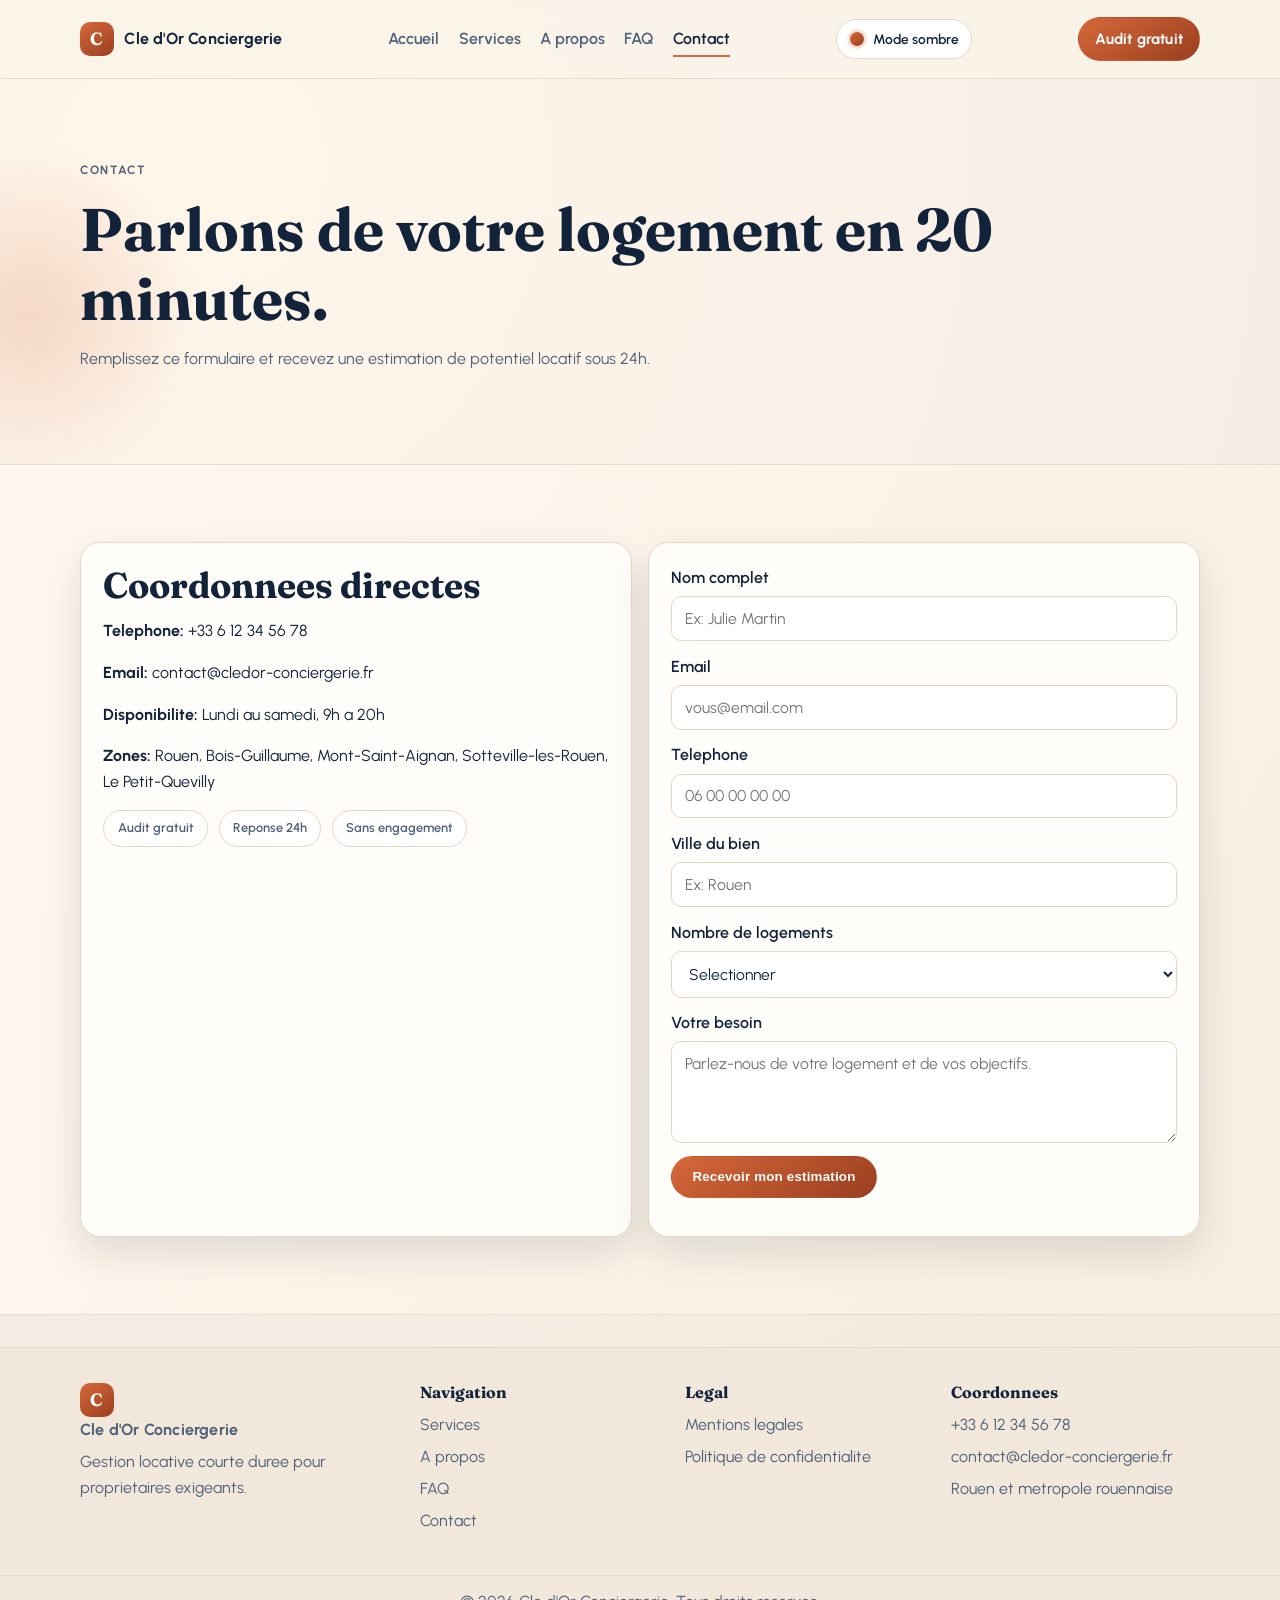
<file: contact.html>
<!DOCTYPE html>
<html lang="fr">
<head>
  <meta charset="UTF-8">
  <meta name="viewport" content="width=device-width, initial-scale=1.0">
  <title>Contact | Cle d'Or Conciergerie</title>
  <meta name="description" content="Contactez Cle d'Or Conciergerie pour un audit gratuit de votre logement et une estimation de revenu Airbnb.">
  <link rel="preconnect" href="https://fonts.googleapis.com">
  <link rel="preconnect" href="https://fonts.gstatic.com" crossorigin>
  <link rel="stylesheet" href="assets/css/main.css">
</head>
<body>
  <div class="bg-orb orb-1 parallax-layer" data-parallax-speed="0.09"></div>
  <header class="site-header">
    <div class="container nav-wrap">
      <a href="index.html" class="brand">
        <span class="brand-mark">C</span>
        Cle d'Or Conciergerie
      </a>
      <button class="nav-toggle" aria-expanded="false" aria-controls="site-nav">
        <span></span>
        <span></span>
        <span></span>
      </button>
      <nav id="site-nav" class="site-nav">
        <a href="index.html">Accueil</a>
        <a href="services.html">Services</a>
        <a href="a-propos.html">A propos</a>
        <a href="faq.html">FAQ</a>
        <a class="active" href="contact.html">Contact</a>
      </nav>
      <button class="theme-toggle" type="button" data-theme-toggle aria-label="Activer le mode sombre">
        <span class="theme-toggle-dot" aria-hidden="true"></span>
        <span data-theme-toggle-label>Mode sombre</span>
      </button>
      <a class="btn btn-sm hide-mobile" href="contact.html">Audit gratuit</a>
    </div>
  </header>

  <main>
    <section class="section-pad page-hero">
      <div class="container reveal">
        <p class="eyebrow">Contact</p>
        <h1>Parlons de votre logement en 20 minutes.</h1>
        <p>Remplissez ce formulaire et recevez une estimation de potentiel locatif sous 24h.</p>
      </div>
    </section>

    <section class="section-pad alt">
      <div class="container contact-grid">
        <article class="contact-card reveal">
          <h2>Coordonnees directes</h2>
          <p><strong>Telephone:</strong> +33 6 12 34 56 78</p>
          <p><strong>Email:</strong> contact@cledor-conciergerie.fr</p>
          <p><strong>Disponibilite:</strong> Lundi au samedi, 9h a 20h</p>
          <p><strong>Zones:</strong> Rouen, Bois-Guillaume, Mont-Saint-Aignan, Sotteville-les-Rouen, Le Petit-Quevilly</p>
          <div class="chip-row small">
            <span>Audit gratuit</span>
            <span>Reponse 24h</span>
            <span>Sans engagement</span>
          </div>
        </article>

        <article class="form-card reveal delay-1">
          <form id="contactForm" novalidate>
            <div class="field-row">
              <label for="fullName">Nom complet</label>
              <input id="fullName" name="fullName" type="text" placeholder="Ex: Julie Martin" required>
            </div>
            <div class="field-row">
              <label for="email">Email</label>
              <input id="email" name="email" type="email" placeholder="vous@email.com" required>
            </div>
            <div class="field-row">
              <label for="phone">Telephone</label>
              <input id="phone" name="phone" type="tel" placeholder="06 00 00 00 00" required>
            </div>
            <div class="field-row">
              <label for="city">Ville du bien</label>
              <input id="city" name="city" type="text" placeholder="Ex: Rouen" required>
            </div>
            <div class="field-row">
              <label for="properties">Nombre de logements</label>
              <select id="properties" name="properties" required>
                <option value="">Selectionner</option>
                <option>1 logement</option>
                <option>2 a 3 logements</option>
                <option>4 logements et plus</option>
              </select>
            </div>
            <div class="field-row">
              <label for="message">Votre besoin</label>
              <textarea id="message" name="message" rows="4" placeholder="Parlez-nous de votre logement et de vos objectifs." required></textarea>
            </div>
            <button type="submit" class="btn">Recevoir mon estimation</button>
            <p id="formStatus" class="form-status" role="status" aria-live="polite"></p>
          </form>
        </article>
      </div>
    </section>
  </main>

  <footer class="site-footer">
    <div class="container footer-grid">
      <div>
        <a href="index.html" class="brand">
          <span class="brand-mark">C</span>
          Cle d'Or Conciergerie
        </a>
        <p>Gestion locative courte duree pour proprietaires exigeants.</p>
      </div>
      <div>
        <h3>Navigation</h3>
        <a href="services.html">Services</a>
        <a href="a-propos.html">A propos</a>
        <a href="faq.html">FAQ</a>
        <a href="contact.html">Contact</a>
      </div>
      <div>
        <h3>Legal</h3>
        <a href="mentions-legales.html">Mentions legales</a>
        <a href="politique-confidentialite.html">Politique de confidentialite</a>
      </div>
      <div>
        <h3>Coordonnees</h3>
        <p>+33 6 12 34 56 78</p>
        <p>contact@cledor-conciergerie.fr</p>
        <p>Rouen et metropole rouennaise</p>
      </div>
    </div>
    <div class="footer-bottom">
      <p>&copy; <span id="year"></span> Cle d'Or Conciergerie. Tous droits reserves.</p>
    </div>
  </footer>
  <script src="assets/js/email-config.js"></script>
  <script src="assets/js/main.js"></script>
</body>
</html>
</file>
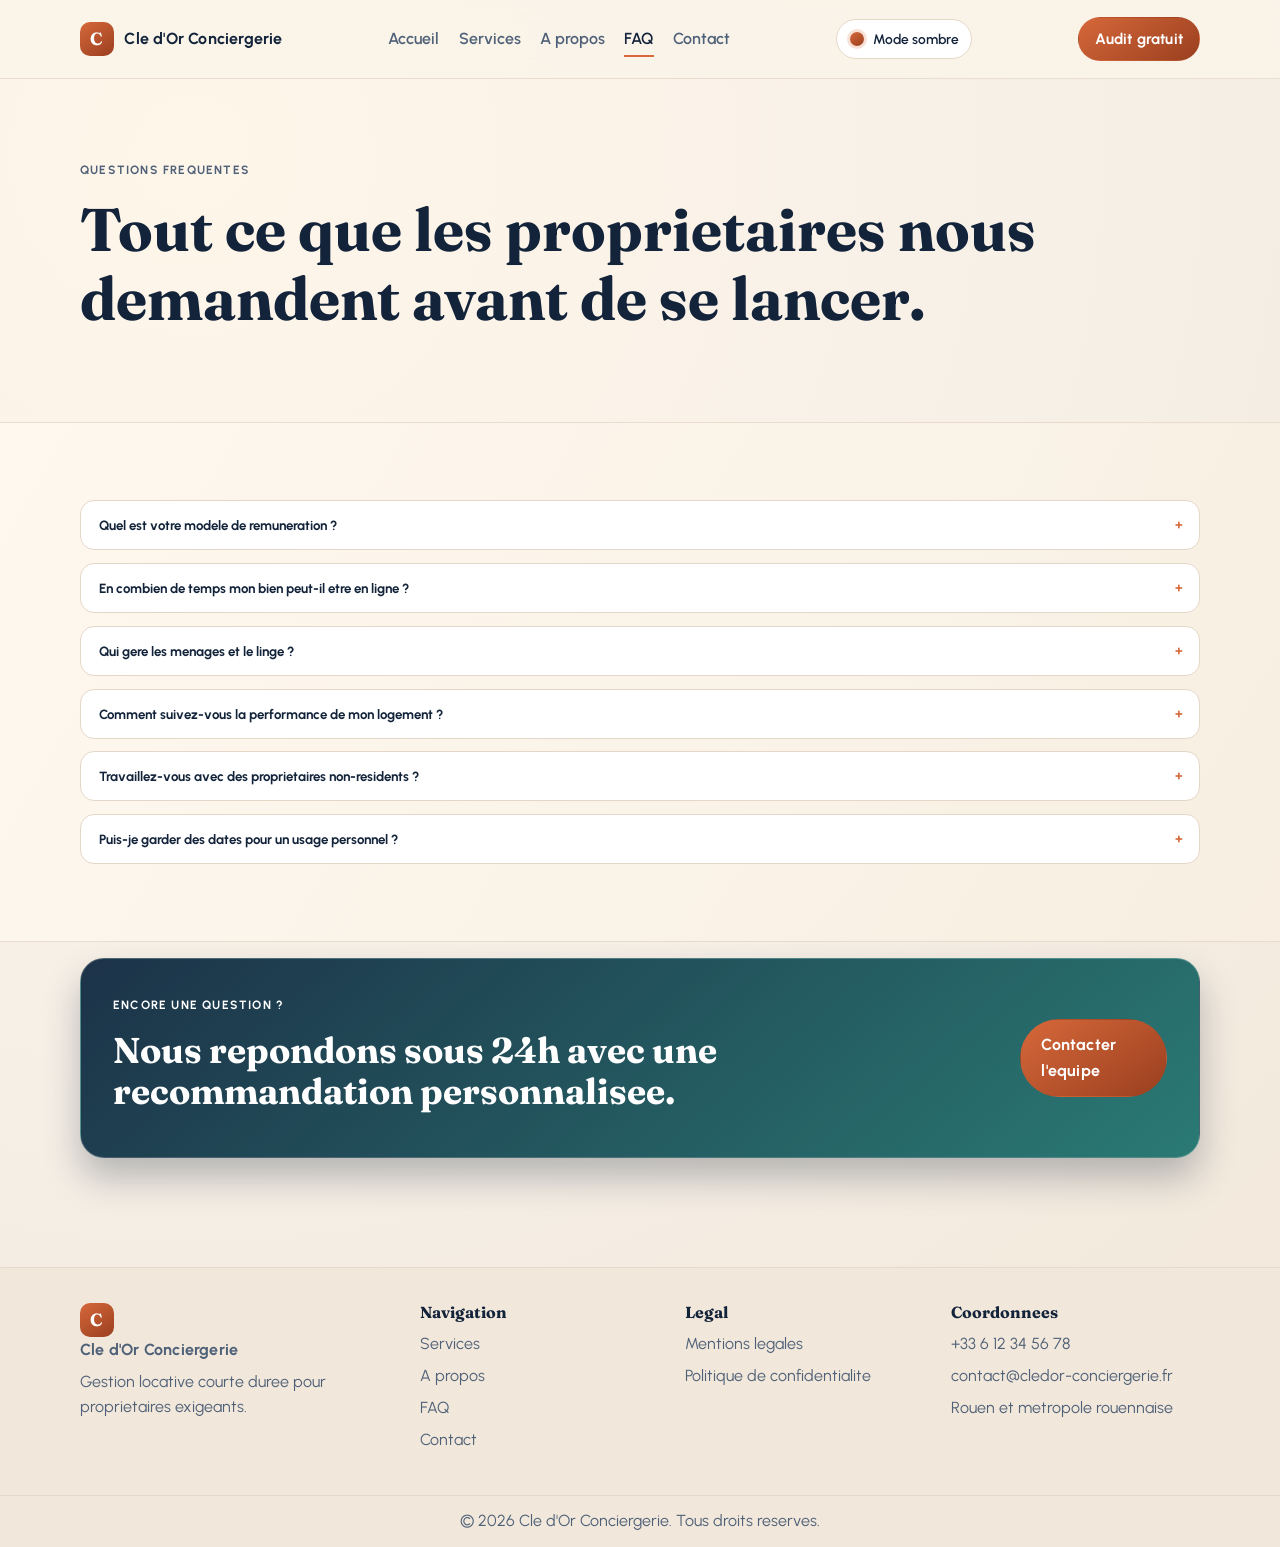
<file: faq.html>
<!DOCTYPE html>
<html lang="fr">
<head>
  <meta charset="UTF-8">
  <meta name="viewport" content="width=device-width, initial-scale=1.0">
  <title>FAQ | Cle d'Or Conciergerie</title>
  <meta name="description" content="Toutes les reponses a vos questions sur la gestion Airbnb: commissions, fonctionnement, delais, qualite et reporting.">
  <link rel="preconnect" href="https://fonts.googleapis.com">
  <link rel="preconnect" href="https://fonts.gstatic.com" crossorigin>
  <link rel="stylesheet" href="assets/css/main.css">
</head>
<body>
  <header class="site-header">
    <div class="container nav-wrap">
      <a href="index.html" class="brand">
        <span class="brand-mark">C</span>
        Cle d'Or Conciergerie
      </a>
      <button class="nav-toggle" aria-expanded="false" aria-controls="site-nav">
        <span></span>
        <span></span>
        <span></span>
      </button>
      <nav id="site-nav" class="site-nav">
        <a href="index.html">Accueil</a>
        <a href="services.html">Services</a>
        <a href="a-propos.html">A propos</a>
        <a class="active" href="faq.html">FAQ</a>
        <a href="contact.html">Contact</a>
      </nav>
      <button class="theme-toggle" type="button" data-theme-toggle aria-label="Activer le mode sombre">
        <span class="theme-toggle-dot" aria-hidden="true"></span>
        <span data-theme-toggle-label>Mode sombre</span>
      </button>
      <a class="btn btn-sm hide-mobile" href="contact.html">Audit gratuit</a>
    </div>
  </header>

  <main>
    <section class="section-pad page-hero">
      <div class="container reveal">
        <p class="eyebrow">Questions frequentes</p>
        <h1>Tout ce que les proprietaires nous demandent avant de se lancer.</h1>
      </div>
    </section>

    <section class="section-pad alt">
      <div class="container faq-list">
        <article class="faq-item reveal">
          <button class="faq-question" type="button" aria-expanded="false">
            Quel est votre modele de remuneration ?
          </button>
          <div class="faq-answer">
            <p>Nous fonctionnons principalement a la commission sur reservations encaissees, entre 15% et 20% selon la formule choisie.</p>
          </div>
        </article>
        <article class="faq-item reveal delay-1">
          <button class="faq-question" type="button" aria-expanded="false">
            En combien de temps mon bien peut-il etre en ligne ?
          </button>
          <div class="faq-answer">
            <p>En moyenne entre 7 et 10 jours ouvrables, incluant preparation du bien, shooting photo et mise en ligne multi-plateformes.</p>
          </div>
        </article>
        <article class="faq-item reveal">
          <button class="faq-question" type="button" aria-expanded="false">
            Qui gere les menages et le linge ?
          </button>
          <div class="faq-answer">
            <p>Nos equipes partenaires certifiees effectuent les menages hoteliers, controles qualite et rotation du linge entre chaque sejour.</p>
          </div>
        </article>
        <article class="faq-item reveal delay-1">
          <button class="faq-question" type="button" aria-expanded="false">
            Comment suivez-vous la performance de mon logement ?
          </button>
          <div class="faq-answer">
            <p>Vous recevez un reporting mensuel avec occupation, revenus, ADR, commentaires voyageurs et actions d'optimisation appliquees.</p>
          </div>
        </article>
        <article class="faq-item reveal">
          <button class="faq-question" type="button" aria-expanded="false">
            Travaillez-vous avec des proprietaires non-residents ?
          </button>
          <div class="faq-answer">
            <p>Oui, c'est frequent. Notre fonctionnement est pense pour les proprietaires a distance avec un pilotage 100% digital.</p>
          </div>
        </article>
        <article class="faq-item reveal delay-1">
          <button class="faq-question" type="button" aria-expanded="false">
            Puis-je garder des dates pour un usage personnel ?
          </button>
          <div class="faq-answer">
            <p>Bien sur. Vous bloquez simplement vos dates a l'avance et nous adaptons la strategie tarifaire sur le reste du calendrier.</p>
          </div>
        </article>
      </div>
    </section>

    <section class="section-pad cta-band">
      <div class="container cta-box reveal">
        <div>
          <p class="eyebrow">Encore une question ?</p>
          <h2>Nous repondons sous 24h avec une recommandation personnalisee.</h2>
        </div>
        <a class="btn" href="contact.html">Contacter l'equipe</a>
      </div>
    </section>
  </main>

  <footer class="site-footer">
    <div class="container footer-grid">
      <div>
        <a href="index.html" class="brand">
          <span class="brand-mark">C</span>
          Cle d'Or Conciergerie
        </a>
        <p>Gestion locative courte duree pour proprietaires exigeants.</p>
      </div>
      <div>
        <h3>Navigation</h3>
        <a href="services.html">Services</a>
        <a href="a-propos.html">A propos</a>
        <a href="faq.html">FAQ</a>
        <a href="contact.html">Contact</a>
      </div>
      <div>
        <h3>Legal</h3>
        <a href="mentions-legales.html">Mentions legales</a>
        <a href="politique-confidentialite.html">Politique de confidentialite</a>
      </div>
      <div>
        <h3>Coordonnees</h3>
        <p>+33 6 12 34 56 78</p>
        <p>contact@cledor-conciergerie.fr</p>
        <p>Rouen et metropole rouennaise</p>
      </div>
    </div>
    <div class="footer-bottom">
      <p>&copy; <span id="year"></span> Cle d'Or Conciergerie. Tous droits reserves.</p>
    </div>
  </footer>
  <script src="assets/js/main.js"></script>
</body>
</html>
</file>
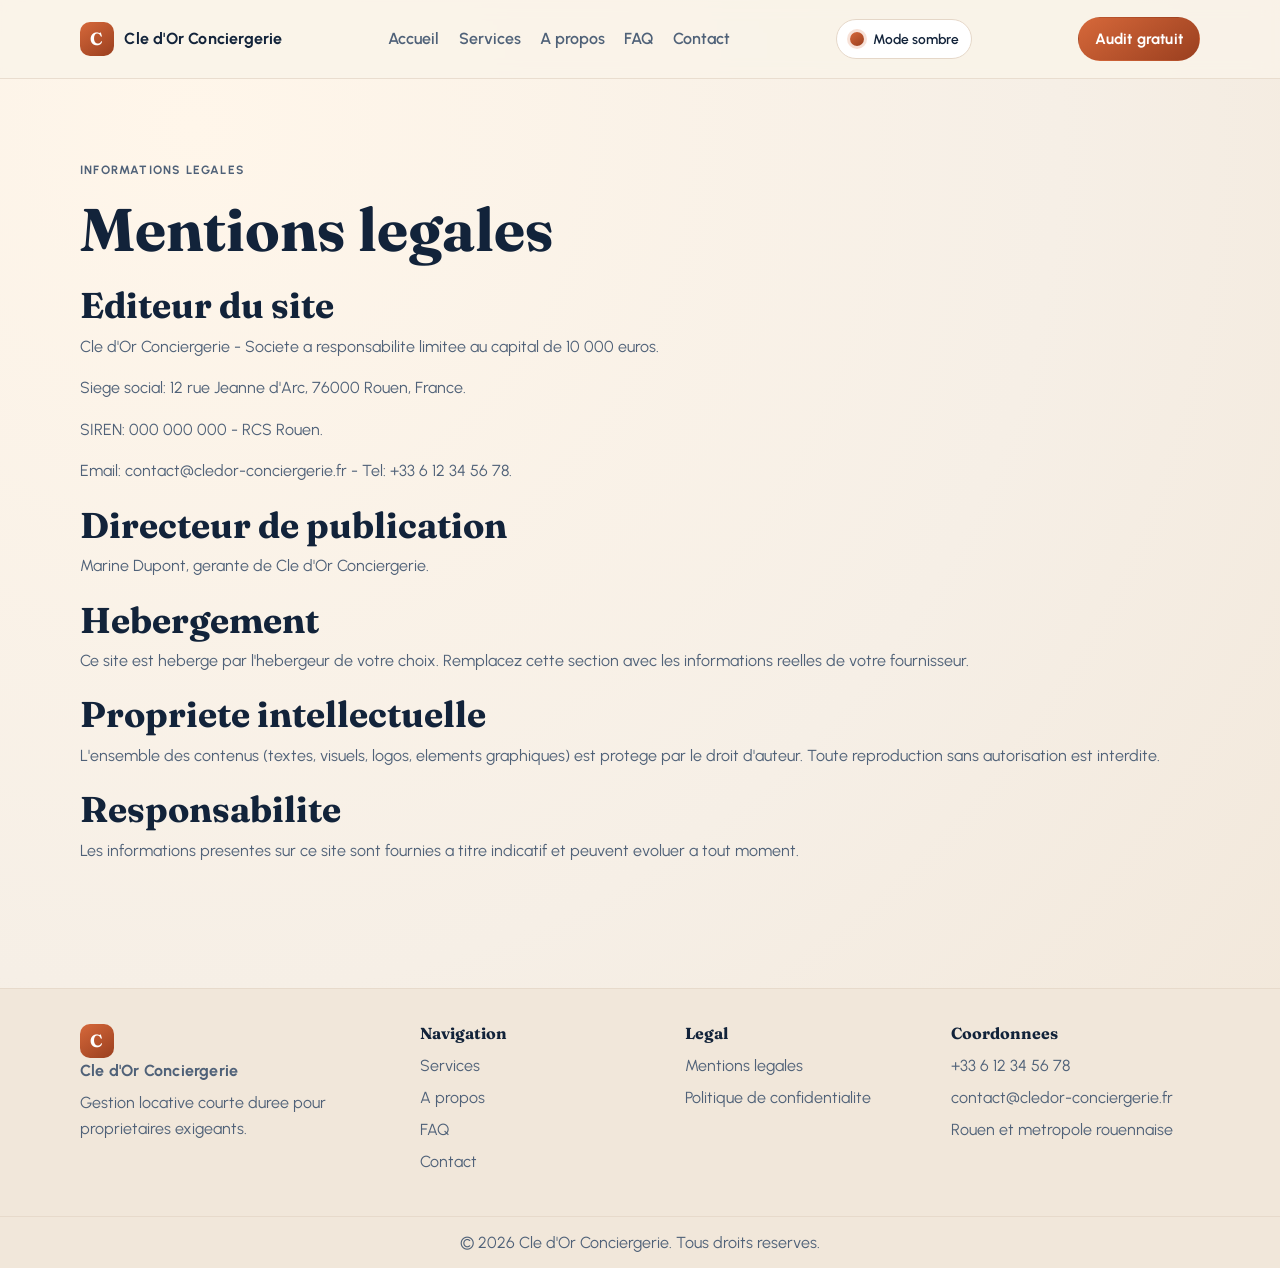
<file: mentions-legales.html>
<!DOCTYPE html>
<html lang="fr">
<head>
  <meta charset="UTF-8">
  <meta name="viewport" content="width=device-width, initial-scale=1.0">
  <title>Mentions legales | Cle d'Or Conciergerie</title>
  <meta name="description" content="Mentions legales de Cle d'Or Conciergerie.">
  <link rel="preconnect" href="https://fonts.googleapis.com">
  <link rel="preconnect" href="https://fonts.gstatic.com" crossorigin>
  <link rel="stylesheet" href="assets/css/main.css">
</head>
<body>
  <header class="site-header">
    <div class="container nav-wrap">
      <a href="index.html" class="brand">
        <span class="brand-mark">C</span>
        Cle d'Or Conciergerie
      </a>
      <button class="nav-toggle" aria-expanded="false" aria-controls="site-nav">
        <span></span>
        <span></span>
        <span></span>
      </button>
      <nav id="site-nav" class="site-nav">
        <a href="index.html">Accueil</a>
        <a href="services.html">Services</a>
        <a href="a-propos.html">A propos</a>
        <a href="faq.html">FAQ</a>
        <a href="contact.html">Contact</a>
      </nav>
      <button class="theme-toggle" type="button" data-theme-toggle aria-label="Activer le mode sombre">
        <span class="theme-toggle-dot" aria-hidden="true"></span>
        <span data-theme-toggle-label>Mode sombre</span>
      </button>
      <a class="btn btn-sm hide-mobile" href="contact.html">Audit gratuit</a>
    </div>
  </header>

  <main>
    <section class="section-pad legal-page">
      <div class="container reveal">
        <p class="eyebrow">Informations legales</p>
        <h1>Mentions legales</h1>
        <h2>Editeur du site</h2>
        <p>Cle d'Or Conciergerie - Societe a responsabilite limitee au capital de 10 000 euros.</p>
        <p>Siege social: 12 rue Jeanne d'Arc, 76000 Rouen, France.</p>
        <p>SIREN: 000 000 000 - RCS Rouen.</p>
        <p>Email: contact@cledor-conciergerie.fr - Tel: +33 6 12 34 56 78.</p>

        <h2>Directeur de publication</h2>
        <p>Marine Dupont, gerante de Cle d'Or Conciergerie.</p>

        <h2>Hebergement</h2>
        <p>Ce site est heberge par l'hebergeur de votre choix. Remplacez cette section avec les informations reelles de votre fournisseur.</p>

        <h2>Propriete intellectuelle</h2>
        <p>L'ensemble des contenus (textes, visuels, logos, elements graphiques) est protege par le droit d'auteur. Toute reproduction sans autorisation est interdite.</p>

        <h2>Responsabilite</h2>
        <p>Les informations presentes sur ce site sont fournies a titre indicatif et peuvent evoluer a tout moment.</p>
      </div>
    </section>
  </main>

  <footer class="site-footer">
    <div class="container footer-grid">
      <div>
        <a href="index.html" class="brand">
          <span class="brand-mark">C</span>
          Cle d'Or Conciergerie
        </a>
        <p>Gestion locative courte duree pour proprietaires exigeants.</p>
      </div>
      <div>
        <h3>Navigation</h3>
        <a href="services.html">Services</a>
        <a href="a-propos.html">A propos</a>
        <a href="faq.html">FAQ</a>
        <a href="contact.html">Contact</a>
      </div>
      <div>
        <h3>Legal</h3>
        <a href="mentions-legales.html">Mentions legales</a>
        <a href="politique-confidentialite.html">Politique de confidentialite</a>
      </div>
      <div>
        <h3>Coordonnees</h3>
        <p>+33 6 12 34 56 78</p>
        <p>contact@cledor-conciergerie.fr</p>
        <p>Rouen et metropole rouennaise</p>
      </div>
    </div>
    <div class="footer-bottom">
      <p>&copy; <span id="year"></span> Cle d'Or Conciergerie. Tous droits reserves.</p>
    </div>
  </footer>
  <script src="assets/js/main.js"></script>
</body>
</html>
</file>
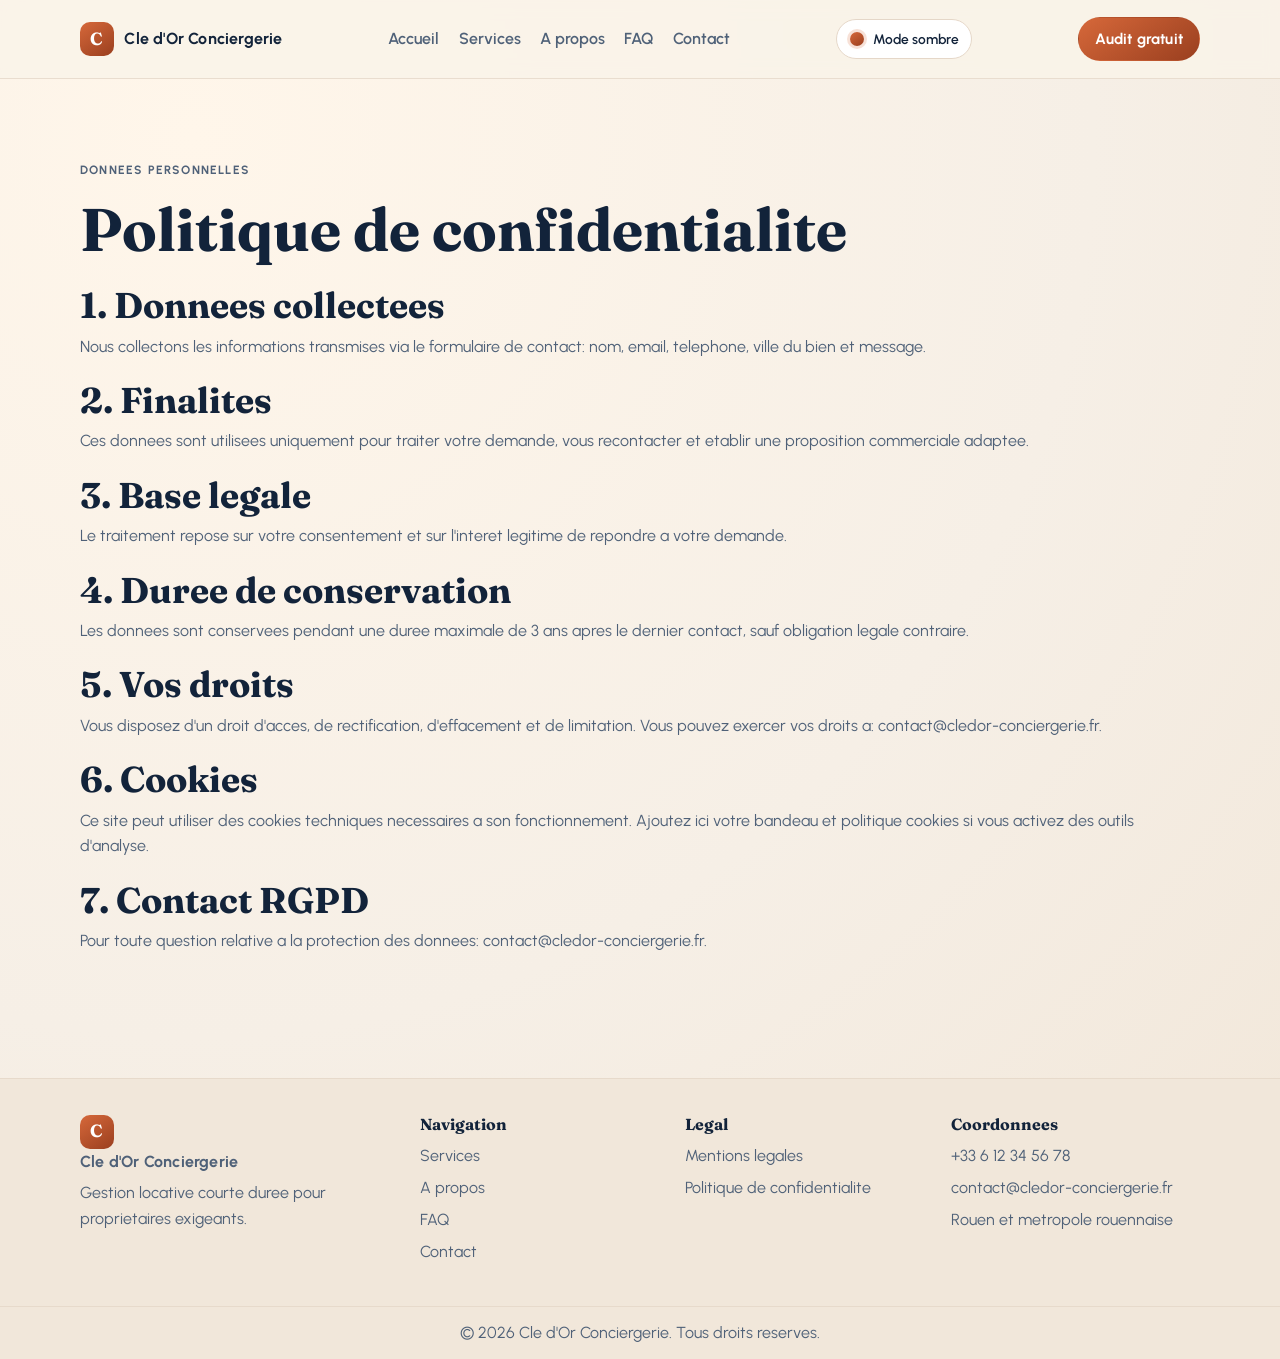
<file: politique-confidentialite.html>
<!DOCTYPE html>
<html lang="fr">
<head>
  <meta charset="UTF-8">
  <meta name="viewport" content="width=device-width, initial-scale=1.0">
  <title>Politique de confidentialite | Cle d'Or Conciergerie</title>
  <meta name="description" content="Politique de confidentialite de Cle d'Or Conciergerie.">
  <link rel="preconnect" href="https://fonts.googleapis.com">
  <link rel="preconnect" href="https://fonts.gstatic.com" crossorigin>
  <link rel="stylesheet" href="assets/css/main.css">
</head>
<body>
  <header class="site-header">
    <div class="container nav-wrap">
      <a href="index.html" class="brand">
        <span class="brand-mark">C</span>
        Cle d'Or Conciergerie
      </a>
      <button class="nav-toggle" aria-expanded="false" aria-controls="site-nav">
        <span></span>
        <span></span>
        <span></span>
      </button>
      <nav id="site-nav" class="site-nav">
        <a href="index.html">Accueil</a>
        <a href="services.html">Services</a>
        <a href="a-propos.html">A propos</a>
        <a href="faq.html">FAQ</a>
        <a href="contact.html">Contact</a>
      </nav>
      <button class="theme-toggle" type="button" data-theme-toggle aria-label="Activer le mode sombre">
        <span class="theme-toggle-dot" aria-hidden="true"></span>
        <span data-theme-toggle-label>Mode sombre</span>
      </button>
      <a class="btn btn-sm hide-mobile" href="contact.html">Audit gratuit</a>
    </div>
  </header>

  <main>
    <section class="section-pad legal-page">
      <div class="container reveal">
        <p class="eyebrow">Donnees personnelles</p>
        <h1>Politique de confidentialite</h1>

        <h2>1. Donnees collectees</h2>
        <p>Nous collectons les informations transmises via le formulaire de contact: nom, email, telephone, ville du bien et message.</p>

        <h2>2. Finalites</h2>
        <p>Ces donnees sont utilisees uniquement pour traiter votre demande, vous recontacter et etablir une proposition commerciale adaptee.</p>

        <h2>3. Base legale</h2>
        <p>Le traitement repose sur votre consentement et sur l'interet legitime de repondre a votre demande.</p>

        <h2>4. Duree de conservation</h2>
        <p>Les donnees sont conservees pendant une duree maximale de 3 ans apres le dernier contact, sauf obligation legale contraire.</p>

        <h2>5. Vos droits</h2>
        <p>Vous disposez d'un droit d'acces, de rectification, d'effacement et de limitation. Vous pouvez exercer vos droits a: contact@cledor-conciergerie.fr.</p>

        <h2>6. Cookies</h2>
        <p>Ce site peut utiliser des cookies techniques necessaires a son fonctionnement. Ajoutez ici votre bandeau et politique cookies si vous activez des outils d'analyse.</p>

        <h2>7. Contact RGPD</h2>
        <p>Pour toute question relative a la protection des donnees: contact@cledor-conciergerie.fr.</p>
      </div>
    </section>
  </main>

  <footer class="site-footer">
    <div class="container footer-grid">
      <div>
        <a href="index.html" class="brand">
          <span class="brand-mark">C</span>
          Cle d'Or Conciergerie
        </a>
        <p>Gestion locative courte duree pour proprietaires exigeants.</p>
      </div>
      <div>
        <h3>Navigation</h3>
        <a href="services.html">Services</a>
        <a href="a-propos.html">A propos</a>
        <a href="faq.html">FAQ</a>
        <a href="contact.html">Contact</a>
      </div>
      <div>
        <h3>Legal</h3>
        <a href="mentions-legales.html">Mentions legales</a>
        <a href="politique-confidentialite.html">Politique de confidentialite</a>
      </div>
      <div>
        <h3>Coordonnees</h3>
        <p>+33 6 12 34 56 78</p>
        <p>contact@cledor-conciergerie.fr</p>
        <p>Rouen et metropole rouennaise</p>
      </div>
    </div>
    <div class="footer-bottom">
      <p>&copy; <span id="year"></span> Cle d'Or Conciergerie. Tous droits reserves.</p>
    </div>
  </footer>
  <script src="assets/js/main.js"></script>
</body>
</html>
</file>
<file: assets/css/main.css>
@import url("https://fonts.googleapis.com/css2?family=Fraunces:opsz,wght@9..144,500;9..144,700&family=Urbanist:wght@400;500;600;700&display=swap");

:root {
  --bg: #f6efe6;
  --bg-alt: #fff9f2;
  --bg-top: #fff6ea;
  --bg-bottom: #f1e6d8;
  --text: #12233a;
  --muted: #4f6178;
  --accent: #d6683a;
  --accent-deep: #9a3f1f;
  --teal: #2a7a74;
  --gold: #c19a44;
  --line: #e5d7c8;
  --line-soft: rgba(229, 215, 200, 0.8);
  --card: #fffdf9;
  --surface: #ffffff;
  --surface-soft: #fffaf3;
  --header-bg: rgba(250, 243, 233, 0.84);
  --footer-bg: #f1e7da;
  --alt-overlay-a: rgba(255, 248, 239, 0.9);
  --alt-overlay-b: rgba(248, 239, 226, 0.9);
  --input-bg: #ffffff;
  --nav-mobile-bg: #fcf7ee;
  --radius-lg: 20px;
  --radius-md: 14px;
  --shadow: 0 16px 40px rgba(14, 26, 44, 0.12);
}

body[data-theme="dark"] {
  --bg: #0f1723;
  --bg-alt: #111b2b;
  --bg-top: #172740;
  --bg-bottom: #0b121c;
  --text: #e7f0ff;
  --muted: #a7bdd9;
  --accent: #ff8e60;
  --accent-deep: #cf5a30;
  --teal: #5fcdc0;
  --line: rgba(161, 190, 224, 0.2);
  --line-soft: rgba(161, 190, 224, 0.2);
  --card: #172437;
  --surface: #1a2b43;
  --surface-soft: #1d304a;
  --header-bg: rgba(12, 19, 30, 0.86);
  --footer-bg: #0f1723;
  --alt-overlay-a: rgba(20, 33, 51, 0.9);
  --alt-overlay-b: rgba(16, 27, 42, 0.9);
  --input-bg: #102136;
  --nav-mobile-bg: #0f1c2d;
  --shadow: 0 18px 40px rgba(3, 9, 16, 0.5);
  color-scheme: dark;
}

body[data-theme="light"] {
  color-scheme: light;
}

*,
*::before,
*::after {
  box-sizing: border-box;
}

html,
body {
  margin: 0;
  padding: 0;
}

body {
  background: radial-gradient(circle at 15% 10%, var(--bg-top) 0%, var(--bg) 55%, var(--bg-bottom) 100%);
  color: var(--text);
  font-family: "Urbanist", "Segoe UI", sans-serif;
  line-height: 1.6;
  overflow-x: hidden;
}

a {
  color: inherit;
  text-decoration: none;
}

h1,
h2,
h3 {
  color: var(--text);
  font-family: "Fraunces", Georgia, serif;
  line-height: 1.15;
  margin: 0 0 0.75rem;
}

h1 {
  font-size: clamp(2rem, 4.7vw, 3.9rem);
}

h2 {
  font-size: clamp(1.45rem, 2.8vw, 2.4rem);
}

h3 {
  font-size: 1.25rem;
}

p {
  margin: 0 0 1rem;
}

ul {
  margin: 0;
  padding: 0;
  list-style: none;
}

.container {
  width: min(1120px, 92%);
  margin: 0 auto;
}

.section-pad {
  padding: clamp(3.25rem, 6vw, 6rem) 0;
  position: relative;
}

.alt {
  background: linear-gradient(120deg, var(--alt-overlay-a), var(--alt-overlay-b));
  border-top: 1px solid var(--line-soft);
  border-bottom: 1px solid var(--line-soft);
}

.bg-orb {
  position: fixed;
  border-radius: 999px;
  filter: blur(8px);
  opacity: 0.2;
  pointer-events: none;
  z-index: -1;
}

.orb-1 {
  width: 340px;
  height: 340px;
  left: -140px;
  top: 16%;
  background: radial-gradient(circle, var(--accent), transparent 70%);
}

.orb-2 {
  width: 460px;
  height: 460px;
  right: -180px;
  top: 48%;
  background: radial-gradient(circle, var(--teal), transparent 70%);
}

.site-header {
  position: sticky;
  top: 0;
  z-index: 50;
  background: var(--header-bg);
  backdrop-filter: blur(8px);
  border-bottom: 1px solid var(--line-soft);
}

.nav-wrap {
  display: flex;
  align-items: center;
  justify-content: space-between;
  min-height: 78px;
  gap: 1rem;
}

.brand {
  display: inline-flex;
  align-items: center;
  gap: 0.65rem;
  font-weight: 700;
  letter-spacing: 0.2px;
}

.brand-mark {
  display: grid;
  place-items: center;
  width: 34px;
  height: 34px;
  border-radius: 10px;
  background: linear-gradient(145deg, var(--accent), var(--accent-deep));
  color: #fff;
  font-family: "Fraunces", Georgia, serif;
  font-size: 1.1rem;
}

.site-nav {
  display: flex;
  gap: 1.2rem;
  align-items: center;
}

.site-nav a {
  color: var(--muted);
  font-weight: 600;
  position: relative;
  padding: 0.2rem 0;
}

.site-nav a::after {
  content: "";
  width: 0;
  height: 2px;
  background: var(--accent);
  position: absolute;
  left: 0;
  bottom: -2px;
  transition: width 0.24s ease;
}

.site-nav a:hover::after,
.site-nav a.active::after {
  width: 100%;
}

.site-nav a.active {
  color: var(--text);
}

.btn {
  display: inline-flex;
  align-items: center;
  justify-content: center;
  padding: 0.78rem 1.25rem;
  border-radius: 999px;
  border: 1px solid transparent;
  background: linear-gradient(145deg, var(--accent), var(--accent-deep));
  color: #fff;
  font-weight: 700;
  letter-spacing: 0.2px;
  transition: transform 0.2s ease, box-shadow 0.2s ease, filter 0.2s ease;
}

.btn:hover {
  transform: translateY(-1px);
  box-shadow: 0 10px 20px rgba(154, 63, 31, 0.26);
  filter: saturate(1.1);
}

.btn-ghost {
  background: transparent;
  color: var(--text);
  border-color: var(--line);
}

.btn-sm {
  padding: 0.58rem 1rem;
  font-size: 0.94rem;
}

.theme-toggle {
  display: inline-flex;
  align-items: center;
  gap: 0.55rem;
  border-radius: 999px;
  border: 1px solid var(--line);
  background: var(--surface);
  color: var(--text);
  font: inherit;
  font-size: 0.86rem;
  font-weight: 600;
  padding: 0.5rem 0.8rem;
  cursor: pointer;
  transition: transform 0.18s ease, border-color 0.18s ease, box-shadow 0.18s ease;
}

.theme-toggle:hover {
  transform: translateY(-1px);
  border-color: var(--accent);
  box-shadow: 0 10px 20px rgba(18, 35, 58, 0.12);
}

.theme-toggle-dot {
  width: 14px;
  height: 14px;
  border-radius: 50%;
  background: linear-gradient(145deg, var(--accent), var(--accent-deep));
  box-shadow: 0 0 0 3px rgba(214, 104, 58, 0.2);
}

.eyebrow {
  display: inline-block;
  margin-bottom: 0.95rem;
  color: var(--teal);
  font-weight: 700;
  text-transform: uppercase;
  letter-spacing: 0.1em;
  font-size: 0.75rem;
}

.hero-grid {
  display: grid;
  grid-template-columns: 1.1fr 0.9fr;
  gap: 2rem;
  align-items: start;
}

.hero-copy p {
  color: var(--muted);
  max-width: 62ch;
}

.hero-actions {
  display: flex;
  flex-wrap: wrap;
  gap: 0.8rem;
  margin: 1.7rem 0;
}

.trust-points {
  display: grid;
  gap: 0.45rem;
}

.trust-points li {
  color: var(--muted);
  padding-left: 1.1rem;
  position: relative;
}

.trust-points li::before {
  content: "";
  position: absolute;
  width: 6px;
  height: 6px;
  border-radius: 50%;
  background: var(--accent);
  left: 0;
  top: 0.62rem;
}

.hero-card,
.info-card,
.timeline-item,
.price-card,
.testimonial,
.service-panel,
.metric-card,
.team-card,
.vision-box,
.contact-card,
.form-card {
  background: var(--card);
  border: 1px solid var(--line);
  border-radius: var(--radius-lg);
  padding: 1.4rem;
  box-shadow: var(--shadow);
}

.hero-card h2 {
  font-size: 1.28rem;
}

.hero-media {
  border-radius: calc(var(--radius-lg) - 4px);
  overflow: hidden;
  margin-bottom: 1rem;
  aspect-ratio: 16 / 9;
}

.hero-media img {
  width: 100%;
  height: 100%;
  object-fit: cover;
  display: block;
}

.stats-grid {
  display: grid;
  grid-template-columns: repeat(2, minmax(0, 1fr));
  gap: 0.7rem;
  margin-top: 1.25rem;
}

.stat-value {
  font-size: 1.8rem;
  font-weight: 700;
  color: var(--accent-deep);
  margin-bottom: 0.2rem;
}

.stat-label {
  color: var(--muted);
  font-size: 0.92rem;
  margin: 0;
}

.card-footnote {
  color: var(--muted);
  font-size: 0.82rem;
  margin-top: 1rem;
}

.chip-row {
  display: flex;
  gap: 0.7rem;
  flex-wrap: wrap;
}

.chip-row span {
  background: var(--surface);
  border: 1px solid var(--line);
  padding: 0.45rem 0.82rem;
  border-radius: 999px;
  color: var(--muted);
  font-weight: 600;
  font-size: 0.88rem;
}

.section-head {
  margin-bottom: 1.6rem;
}

.card-grid {
  display: grid;
  gap: 1rem;
}

.card-grid.three {
  grid-template-columns: repeat(3, minmax(0, 1fr));
}

.card-grid.two {
  grid-template-columns: repeat(2, minmax(0, 1fr));
}

.journey-intro {
  display: grid;
  grid-template-columns: repeat(3, minmax(0, 1fr));
  gap: 0.9rem;
  margin-bottom: 1rem;
}

.journey-intro-card {
  background: var(--surface);
  border: 1px solid var(--line);
  border-radius: var(--radius-md);
  padding: 0.95rem;
  box-shadow: var(--shadow);
}

.journey-intro-card h3 {
  margin-bottom: 0.45rem;
  font-size: 1.05rem;
}

.journey-intro-card p {
  color: var(--muted);
  margin: 0;
}

.journey-intro-kicker {
  color: var(--teal);
  text-transform: uppercase;
  letter-spacing: 0.08em;
  font-size: 0.74rem;
  font-weight: 700;
  margin-bottom: 0.4rem;
}

.journey-shell {
  display: grid;
  grid-template-columns: 1.15fr 0.85fr;
  gap: 1rem;
  align-items: start;
}

.journey-panel,
.journey-summary,
.simulator-card {
  background: var(--surface);
  border: 1px solid var(--line);
  border-radius: var(--radius-lg);
  padding: 1.2rem;
  box-shadow: var(--shadow);
}

.journey-map {
  display: grid;
  grid-template-columns: repeat(4, minmax(0, 1fr));
  gap: 0.6rem;
  margin-bottom: 0.95rem;
}

.journey-map-point {
  border: 1px solid var(--line);
  background: var(--surface);
  color: var(--muted);
  border-radius: 14px;
  padding: 0.6rem 0.45rem;
  font: inherit;
  display: grid;
  place-items: center;
  gap: 0.25rem;
  cursor: pointer;
  transition: transform 0.18s ease, border-color 0.18s ease, box-shadow 0.18s ease, background 0.18s ease;
}

.journey-map-point span {
  width: 28px;
  height: 28px;
  border-radius: 999px;
  border: 1px solid var(--line);
  display: grid;
  place-items: center;
  font-weight: 700;
  font-size: 0.9rem;
}

.journey-map-point small {
  font-size: 0.74rem;
  font-weight: 700;
  letter-spacing: 0.02em;
}

.journey-map-point:hover {
  transform: translateY(-1px);
  border-color: var(--accent);
}

.journey-map-point.is-active {
  border-color: var(--accent);
  background: var(--surface-soft);
  color: var(--text);
  box-shadow: 0 12px 24px rgba(214, 104, 58, 0.16);
}

.journey-map-point.is-active span {
  border-color: var(--accent);
  color: var(--accent-deep);
}

.journey-map-point.is-done {
  border-color: var(--teal);
  background: rgba(42, 122, 116, 0.12);
  color: var(--text);
}

.journey-map-point.is-done span {
  border-color: var(--teal);
  color: var(--teal);
}

.journey-track {
  width: 100%;
  height: 10px;
  border-radius: 999px;
  background: var(--surface-soft);
  overflow: hidden;
  margin-bottom: 1rem;
}

.journey-track-bar {
  width: 25%;
  height: 100%;
  background: linear-gradient(145deg, var(--accent), var(--accent-deep));
  transition: width 0.26s ease;
}

.journey-step {
  display: none;
}

.journey-step.is-active {
  display: block;
}

.journey-label {
  text-transform: uppercase;
  letter-spacing: 0.08em;
  font-size: 0.78rem;
  color: var(--teal);
  font-weight: 700;
  margin-bottom: 0.4rem;
}

.option-grid {
  display: grid;
  grid-template-columns: 1fr 1fr;
  gap: 0.7rem;
  margin-top: 1rem;
}

.journey-option {
  border: 1px solid var(--line);
  background: var(--surface);
  color: var(--text);
  border-radius: 12px;
  padding: 0.74rem 0.8rem;
  font: inherit;
  font-weight: 600;
  cursor: pointer;
  text-align: left;
  transition: transform 0.16s ease, border-color 0.16s ease, box-shadow 0.16s ease, background 0.16s ease;
}

.journey-option:hover {
  transform: translateY(-1px);
  border-color: var(--accent);
}

.journey-option.selected {
  background: var(--surface-soft);
  border-color: var(--accent);
  box-shadow: 0 10px 20px rgba(214, 104, 58, 0.16);
}

.journey-actions {
  display: flex;
  gap: 0.6rem;
  margin-top: 1.1rem;
}

.journey-actions .btn {
  min-width: 120px;
}

.journey-actions .btn:disabled {
  opacity: 0.6;
  cursor: not-allowed;
  transform: none;
  box-shadow: none;
}

.journey-summary {
  background: linear-gradient(150deg, #22354f, #2d6174);
  color: #f8fbff;
  min-height: 100%;
}

.journey-summary h3 {
  color: #fff;
}

.journey-summary p {
  color: rgba(255, 255, 255, 0.92);
}

.journey-badges {
  display: flex;
  gap: 0.55rem;
  flex-wrap: wrap;
  margin: 0.9rem 0 1.2rem;
}

.journey-badges span {
  border-radius: 999px;
  border: 1px solid rgba(255, 255, 255, 0.45);
  background: rgba(255, 255, 255, 0.12);
  padding: 0.35rem 0.7rem;
  font-size: 0.82rem;
  font-weight: 600;
}

.journey-meta {
  display: grid;
  grid-template-columns: 1fr 1fr;
  gap: 0.65rem;
  margin-bottom: 1.05rem;
}

.journey-meta article {
  border: 1px solid rgba(255, 255, 255, 0.35);
  border-radius: var(--radius-md);
  background: rgba(255, 255, 255, 0.08);
  padding: 0.7rem 0.75rem;
}

.journey-meta span {
  display: block;
  font-size: 0.74rem;
  text-transform: uppercase;
  letter-spacing: 0.06em;
  color: rgba(255, 255, 255, 0.72);
  margin-bottom: 0.3rem;
}

.journey-meta strong {
  color: #fff;
  font-size: 1rem;
}

.simulator-shell {
  display: grid;
  grid-template-columns: 1fr 1fr;
  gap: 1rem;
  align-items: start;
}

.sim-row {
  margin-bottom: 0.9rem;
}

.sim-row label {
  display: block;
  margin-bottom: 0.35rem;
}

.sim-row input[type="range"] {
  width: 100%;
  accent-color: var(--accent);
  padding: 0;
  border: 0;
  background: transparent;
}

.sim-row p {
  margin: 0.35rem 0 0;
  color: var(--muted);
  font-weight: 600;
}

.sim-results {
  margin-top: 1rem;
  display: grid;
  gap: 0.7rem;
}

.sim-results article {
  border: 1px solid var(--line);
  border-radius: var(--radius-md);
  padding: 0.7rem 0.8rem;
  background: var(--surface-soft);
}

.sim-label {
  margin: 0;
  color: var(--muted);
  font-size: 0.86rem;
}

.sim-value {
  margin: 0.2rem 0 0;
  font-size: 1.4rem;
  font-weight: 700;
  color: var(--accent-deep);
}

.showcase-grid {
  display: grid;
  grid-template-columns: repeat(3, minmax(0, 1fr));
  gap: 1rem;
}

.showcase-card {
  margin: 0;
  background: var(--surface);
  border: 1px solid var(--line);
  border-radius: var(--radius-lg);
  overflow: hidden;
  box-shadow: var(--shadow);
}

.showcase-card img {
  width: 100%;
  height: 260px;
  object-fit: cover;
  display: block;
}

.showcase-card figcaption {
  padding: 0.8rem 1rem 1rem;
  color: var(--muted);
  font-weight: 600;
}

.timeline {
  display: grid;
  grid-template-columns: repeat(4, minmax(0, 1fr));
  gap: 1rem;
}

.timeline-item span {
  display: inline-block;
  color: var(--teal);
  font-weight: 700;
  margin-bottom: 0.45rem;
}

.pricing-grid {
  display: grid;
  grid-template-columns: repeat(3, minmax(0, 1fr));
  gap: 1rem;
}

.price-card {
  display: grid;
  align-content: start;
  gap: 1rem;
}

.price-card .tag {
  font-size: 0.72rem;
  text-transform: uppercase;
  letter-spacing: 0.1em;
  color: var(--teal);
  font-weight: 700;
}

.price {
  font-size: 2rem;
  font-weight: 700;
  margin: 0;
  line-height: 1.1;
}

.price span {
  font-size: 0.92rem;
  color: var(--muted);
  font-weight: 600;
}

.price-card ul {
  display: grid;
  gap: 0.55rem;
}

.price-card li {
  color: var(--muted);
  padding-left: 1rem;
  position: relative;
}

.price-card li::before {
  content: "-";
  position: absolute;
  left: 0;
  color: var(--accent);
}

.price-card.featured {
  outline: 2px solid rgba(214, 104, 58, 0.36);
  transform: translateY(-6px);
}

.testimonial-grid {
  display: grid;
  grid-template-columns: repeat(3, minmax(0, 1fr));
  gap: 1rem;
}

.testimonial p {
  font-style: italic;
}

.testimonial span,
.role {
  color: var(--muted);
  font-size: 0.92rem;
}

.cta-band {
  padding-top: 1rem;
}

.cta-box {
  background: linear-gradient(140deg, #1c3248, #2a7a74);
  color: #fff;
  border-radius: 24px;
  border: 1px solid rgba(255, 255, 255, 0.2);
  padding: clamp(1.3rem, 3vw, 2rem);
  display: flex;
  align-items: center;
  justify-content: space-between;
  gap: 1rem;
  box-shadow: 0 20px 36px rgba(18, 35, 58, 0.28);
}

.cta-box h2,
.cta-box .eyebrow {
  color: #fff;
}

.page-hero p {
  color: var(--muted);
  max-width: 70ch;
}

.page-hero-grid {
  display: grid;
  grid-template-columns: 1.1fr 0.9fr;
  gap: 1rem;
  align-items: center;
}

.page-hero-photo {
  margin: 0;
  border-radius: var(--radius-lg);
  overflow: hidden;
  border: 1px solid var(--line);
  box-shadow: var(--shadow);
}

.page-hero-photo img {
  width: 100%;
  height: 100%;
  min-height: 260px;
  object-fit: cover;
  display: block;
}

.split-grid,
.contact-grid {
  display: grid;
  grid-template-columns: 1fr 1fr;
  gap: 1rem;
}

.team-grid {
  display: grid;
  grid-template-columns: repeat(3, minmax(0, 1fr));
  gap: 1rem;
}

.team-photo {
  width: 74px;
  height: 74px;
  border-radius: 999px;
  object-fit: cover;
  display: block;
  margin-bottom: 0.85rem;
  border: 2px solid rgba(214, 104, 58, 0.3);
}

.service-panel ul,
.vision-box ul {
  display: grid;
  gap: 0.5rem;
}

.service-panel li,
.vision-box li {
  color: var(--muted);
  padding-left: 1rem;
  position: relative;
}

.service-panel li::before,
.vision-box li::before {
  content: "";
  width: 6px;
  height: 6px;
  border-radius: 50%;
  background: var(--teal);
  position: absolute;
  left: 0;
  top: 0.62rem;
}

.metrics-grid {
  display: grid;
  grid-template-columns: repeat(3, minmax(0, 1fr));
  gap: 1rem;
}

.metric-card {
  text-align: center;
}

.faq-list {
  display: grid;
  gap: 0.8rem;
}

.faq-item {
  border: 1px solid var(--line);
  border-radius: var(--radius-md);
  background: var(--surface);
  overflow: hidden;
}

.faq-question {
  width: 100%;
  text-align: left;
  border: 0;
  background: transparent;
  color: var(--text);
  font-family: "Urbanist", "Segoe UI", sans-serif;
  font-weight: 700;
  padding: 1rem 1.1rem;
  cursor: pointer;
  position: relative;
}

.faq-question::after {
  content: "+";
  position: absolute;
  right: 1rem;
  top: 0.95rem;
  color: var(--accent);
}

.faq-item.open .faq-question::after {
  content: "-";
}

.faq-answer {
  max-height: 0;
  overflow: hidden;
  transition: max-height 0.24s ease;
}

.faq-answer p {
  padding: 0 1.1rem 1.1rem;
  margin: 0;
  color: var(--muted);
}

.field-row {
  display: grid;
  gap: 0.35rem;
  margin-bottom: 0.8rem;
}

label {
  font-weight: 600;
}

input,
select,
textarea {
  width: 100%;
  border: 1px solid var(--line);
  background: var(--input-bg);
  color: var(--text);
  border-radius: 10px;
  padding: 0.74rem 0.78rem;
  font-family: "Urbanist", "Segoe UI", sans-serif;
  font-size: 0.98rem;
}

input:focus,
select:focus,
textarea:focus {
  outline: 2px solid rgba(214, 104, 58, 0.3);
  border-color: var(--accent);
}

.small span {
  font-size: 0.8rem;
}

.form-status {
  font-weight: 600;
  margin-top: 0.7rem;
}

.form-status.success {
  color: var(--teal);
}

.form-status.info {
  color: var(--text);
}

.form-status.error {
  color: #b83f3f;
}

.legal-page h2 {
  margin-top: 1.3rem;
  margin-bottom: 0.45rem;
}

.legal-page p {
  color: var(--muted);
}

.site-footer {
  margin-top: 2rem;
  border-top: 1px solid var(--line-soft);
  background: var(--footer-bg);
}

.footer-grid {
  display: grid;
  grid-template-columns: 1.3fr repeat(3, 1fr);
  gap: 1rem;
  padding: 2.2rem 0;
}

.footer-grid h3 {
  margin-bottom: 0.65rem;
  font-size: 1rem;
}

.footer-grid a,
.footer-grid p {
  display: block;
  color: var(--muted);
  margin-bottom: 0.4rem;
}

.footer-bottom {
  border-top: 1px solid var(--line-soft);
  padding: 0.8rem 0;
  text-align: center;
}

.footer-bottom p {
  margin: 0;
  color: var(--muted);
}

.nav-toggle {
  display: none;
  width: 42px;
  height: 42px;
  border: 1px solid var(--line);
  border-radius: 10px;
  background: var(--surface);
  padding: 0.5rem;
  cursor: pointer;
}

.parallax-layer {
  will-change: transform;
  transform: translate3d(0, 0, 0);
}

.nav-toggle span {
  display: block;
  width: 100%;
  height: 2px;
  background: var(--text);
  margin: 5px 0;
}

.reveal {
  opacity: 0;
  transform: translateY(16px);
  transition: opacity 0.55s ease, transform 0.55s ease;
}

.reveal.visible {
  opacity: 1;
  transform: translateY(0);
}

.delay-1 {
  transition-delay: 0.08s;
}

.delay-2 {
  transition-delay: 0.16s;
}

.delay-3 {
  transition-delay: 0.24s;
}

@media (max-width: 980px) {
  .journey-intro {
    grid-template-columns: 1fr 1fr;
  }

  .hero-grid,
  .pricing-grid,
  .timeline,
  .testimonial-grid,
  .footer-grid,
  .team-grid,
  .journey-shell,
  .simulator-shell,
  .card-grid.three,
  .metrics-grid,
  .showcase-grid,
  .page-hero-grid {
    grid-template-columns: 1fr 1fr;
  }
}

@media (max-width: 780px) {
  .hide-mobile {
    display: none;
  }

  .theme-toggle {
    width: 42px;
    height: 42px;
    padding: 0;
    justify-content: center;
  }

  .theme-toggle [data-theme-toggle-label] {
    display: none;
  }

  .nav-toggle {
    display: block;
  }

  .site-nav {
    position: absolute;
    left: 0;
    right: 0;
    top: 78px;
    background: var(--nav-mobile-bg);
    border-bottom: 1px solid var(--line-soft);
    padding: 0.8rem 4%;
    display: none;
    flex-direction: column;
    align-items: flex-start;
    gap: 0.7rem;
  }

  .site-nav.open {
    display: flex;
  }

  .hero-grid,
  .card-grid.two,
  .card-grid.three,
  .pricing-grid,
  .timeline,
  .testimonial-grid,
  .split-grid,
  .contact-grid,
  .journey-shell,
  .simulator-shell,
  .showcase-grid,
  .page-hero-grid,
  .team-grid,
  .metrics-grid,
  .footer-grid {
    grid-template-columns: 1fr;
  }

  .journey-intro {
    grid-template-columns: 1fr;
  }

  .cta-box {
    flex-direction: column;
    align-items: flex-start;
  }

  .price-card.featured {
    transform: none;
  }

  .option-grid {
    grid-template-columns: 1fr;
  }

  .journey-map {
    grid-template-columns: 1fr 1fr;
  }

  .journey-meta {
    grid-template-columns: 1fr;
  }

  .journey-actions {
    flex-direction: column;
  }
}
</file>
